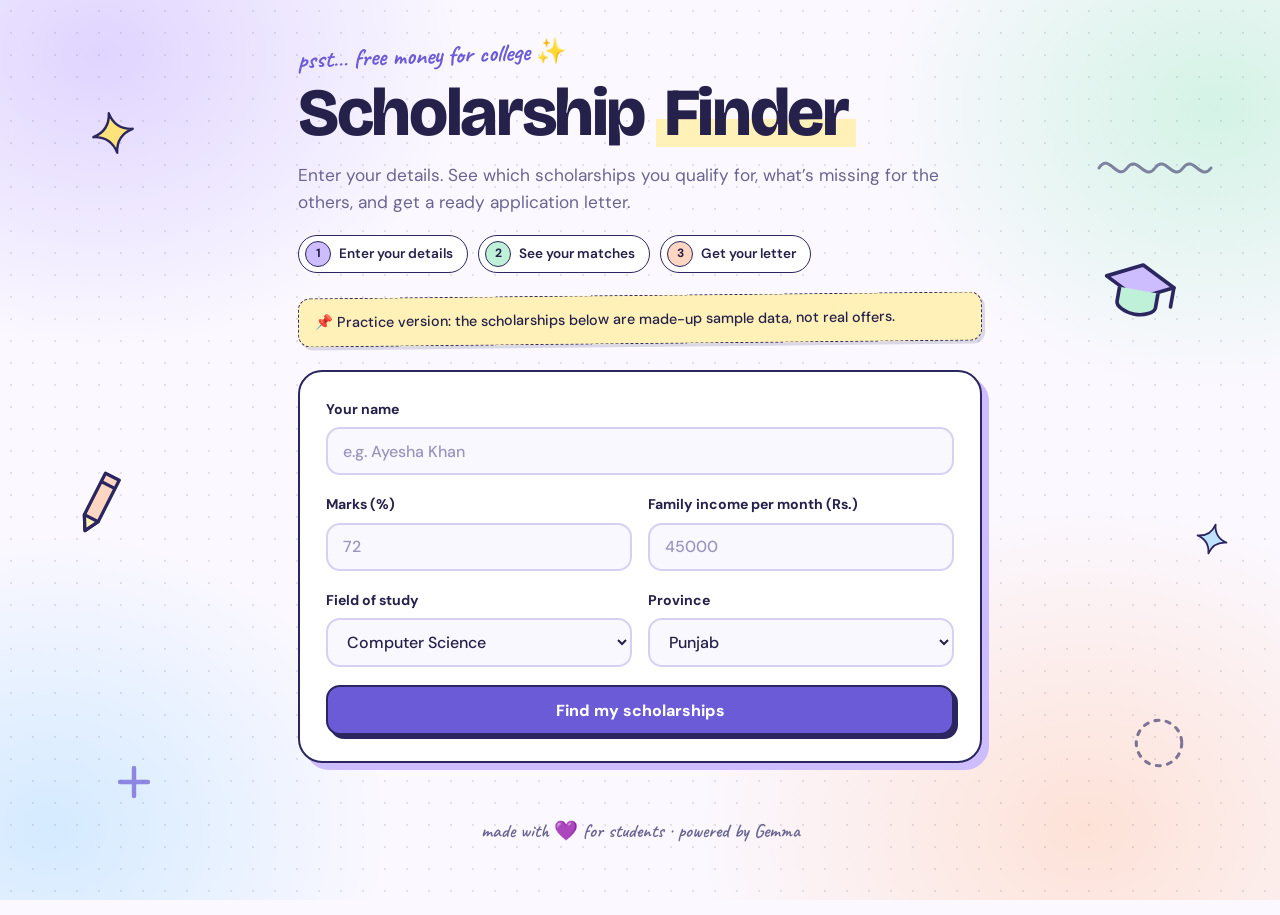
<file: index.html>
<!DOCTYPE html>
<html lang="en">
<head>
<meta charset="utf-8">
<meta name="viewport" content="width=device-width, initial-scale=1, viewport-fit=cover">
<title>Scholarship Finder</title>
<link rel="preconnect" href="https://fonts.googleapis.com">
<link href="https://fonts.googleapis.com/css2?family=Bricolage+Grotesque:wght@400;600;800&display=swap" rel="stylesheet">
<link rel="stylesheet" href="style.css">
</head>
<body>
<div class="doodles" aria-hidden="true">
<svg class="d1" viewBox="0 0 48 48"><path d="M24 3c2 12 9 19 21 21-12 2-19 9-21 21-2-12-9-19-21-21 12-2 19-9 21-21z" fill="#ffe27a" stroke="#2b2660" stroke-width="2.5" stroke-linejoin="round"/></svg>
<svg class="d2" viewBox="0 0 120 30"><path d="M3 18c10-16 18 14 28 0s18 14 28 0 18 14 28 0 18 14 28 0" fill="none" stroke="#2b2660" stroke-width="3" stroke-linecap="round"/></svg>
<svg class="d3" viewBox="0 0 64 64"><path d="M32 12L4 26l28 14 28-14z" fill="#cdbdff" stroke="#2b2660" stroke-width="3" stroke-linejoin="round"/><path d="M16 33v12c0 4 8 8 16 8s16-4 16-8V33" fill="#bff0d8" stroke="#2b2660" stroke-width="3" stroke-linejoin="round"/><path d="M60 26v16" stroke="#2b2660" stroke-width="3" stroke-linecap="round"/></svg>
<svg class="d4" viewBox="0 0 64 64"><path d="M12 52l4-14 30-30 10 10-30 30z" fill="#ffd6c2" stroke="#2b2660" stroke-width="3" stroke-linejoin="round"/><path d="M12 52l4-14 10 10z" fill="#fff1b8" stroke="#2b2660" stroke-width="3" stroke-linejoin="round"/><path d="M40 14l10 10" stroke="#2b2660" stroke-width="3"/></svg>
<svg class="d5" viewBox="0 0 60 60"><circle cx="30" cy="30" r="22" fill="none" stroke="#2b2660" stroke-width="3" stroke-dasharray="4 7" stroke-linecap="round"/></svg>
<svg class="d6" viewBox="0 0 60 60"><path d="M30 8v44M8 30h44" stroke="#6b5bd6" stroke-width="7" stroke-linecap="round"/></svg>
<svg class="d7" viewBox="0 0 48 48"><path d="M24 3c2 12 9 19 21 21-12 2-19 9-21 21-2-12-9-19-21-21 12-2 19-9 21-21z" fill="#bfe3ff" stroke="#2b2660" stroke-width="2.5" stroke-linejoin="round"/></svg>
</div>
<main>
<header>
<p class="kicker">psst… free money for college ✨</p>
<h1>Scholarship <span class="hl">Finder</span></h1>
<p class="sub">Enter your details. See which scholarships you qualify for, what’s missing for the others, and get a ready application letter.</p>
<ol class="steps"><li>Enter your details</li><li>See your matches</li><li>Get your letter</li></ol>
</header>
<div class="note">Practice version: the scholarships below are made-up sample data, not real offers.</div>

<form id="f">
<label>Your name<input id="name" required placeholder="e.g. Ayesha Khan"></label>
<div class="row">
<label>Marks (%)<input id="marks" type="number" min="0" max="100" required placeholder="72"></label>
<label>Family income per month (Rs.)<input id="inc" type="number" min="0" required placeholder="45000"></label>
</div>
<div class="row">
<label>Field of study<select id="field"><option>Computer Science</option><option>Engineering</option><option>Business</option><option>Medical</option><option>Science</option><option>Arts &amp; Humanities</option></select></label>
<label>Province<select id="prov"><option>Punjab</option><option>Sindh</option><option>Khyber Pakhtunkhwa</option><option>Balochistan</option><option>Islamabad</option><option>AJK / Gilgit-Baltistan</option></select></label>
</div>
<button type="submit">Find my scholarships</button>
</form>

<div id="out"></div>
</main>

<script>
// Paste your Gemma API key between the quotes below. Keep this file private; never upload it to GitHub.
var API_KEY="";
var MODEL="gemma-4-26b-a4b-it"; // if it stops working, change this name
var SCH=[
{n:"Merit Star Scholarship",min:80,inc:null,fields:null,prov:null,dl:"2026-11-30",amt:"Rs. 150,000 per year"},
{n:"Need-Based Education Fund",min:60,inc:50000,fields:null,prov:null,dl:"2026-11-20",amt:"Full tuition"},
{n:"STEM Future Scholars",min:65,inc:100000,fields:["Computer Science","Engineering","Science"],prov:null,dl:"2026-12-05",amt:"Rs. 120,000 per year"},
{n:"Business Leaders Award",min:70,inc:120000,fields:["Business"],prov:null,dl:"2026-12-10",amt:"Rs. 100,000 per year"},
{n:"Future Doctors Aid",min:75,inc:90000,fields:["Medical"],prov:null,dl:"2026-12-15",amt:"Rs. 180,000 per year"},
{n:"Punjab Merit and Need Grant",min:70,inc:80000,fields:null,prov:"Punjab",dl:"2026-11-25",amt:"Rs. 90,000 per year"},
{n:"Sindh Scholars Program",min:65,inc:75000,fields:null,prov:"Sindh",dl:"2026-12-01",amt:"Rs. 90,000 per year"},
{n:"Khyber Pakhtunkhwa Rising Fund",min:60,inc:70000,fields:null,prov:"Khyber Pakhtunkhwa",dl:"2026-11-28",amt:"Rs. 85,000 per year"},
{n:"Balochistan Talent Support",min:55,inc:60000,fields:null,prov:"Balochistan",dl:"2026-12-20",amt:"Rs. 95,000 per year"},
{n:"Open Access Grant",min:50,inc:30000,fields:null,prov:null,dl:"2026-11-18",amt:"Rs. 60,000 per year"}
];
function esc(s){return String(s).replace(/[&<>"]/g,function(c){return{"&":"&amp;","<":"&lt;",">":"&gt;",'"':"&quot;"}[c]})}
function days(d){var n=Math.ceil((new Date(d+"T23:59:59")-new Date())/86400000);return n<0?"Deadline passed":n+" days left"}
function check(s,u){
 var fails=[],hard=false;
 if(u.marks<s.min)fails.push("Needs "+s.min+"% marks (you have "+u.marks+"%, so "+(s.min-u.marks)+"% more)");
 if(s.inc&&u.inc>s.inc)fails.push("Family income must be under Rs. "+s.inc.toLocaleString()+" per month");
 if(s.fields&&s.fields.indexOf(u.field)<0){fails.push("Only for: "+s.fields.join(", "));hard=true}
 if(s.prov&&s.prov!==u.prov){fails.push("Only for students from "+s.prov);hard=true}
 var close=(u.marks>=s.min-10)&&(!s.inc||u.inc<=s.inc*1.3);
 return{fails:fails,status:fails.length===0?"match":(!hard&&close?"almost":"no")};
}
function reasons(s,u){
 var r=["Your marks ("+u.marks+"%) meet the minimum of "+s.min+"%"];
 if(s.inc)r.push("Your family income is within the limit of Rs. "+s.inc.toLocaleString()+" per month");
 if(s.fields)r.push("You study "+u.field);
 if(s.prov)r.push("You are from "+u.prov);
 return r;
}
function letter(s,u){
 return "Dear Scholarship Committee,\n\nI am writing to apply for the "+s.n+". I am a "+u.field+" student from "+u.prov+" with "+u.marks+"% marks in my most recent exam. My family’s monthly income is Rs. "+u.inc.toLocaleString()+", and this scholarship would help me continue my studies without interruption.\n\nI meet the requirements:\n- "+reasons(s,u).join("\n- ")+"\n\nI will provide all required documents on request. Thank you for considering my application.\n\nSincerely,\n"+u.name;
}
function docs(s){
 var d=["CNIC or B-Form copy","Latest transcript or result card","Family income certificate","Two passport-size photos"];
 if(s.prov)d.push("Domicile certificate ("+s.prov+")");
 return d;
}
var U=null;
function render(){
 var m=[],a=[];
 SCH.forEach(function(s,i){var c=check(s,U);if(c.status==="match")m.push([s,i,c]);else if(c.status==="almost")a.push([s,i,c])});
 var h="<h2>You qualify for "+m.length+"</h2>";
 if(!m.length)h+="<p class=\"empty\">No full matches yet. Check the “almost” list below.</p>";
 m.forEach(function(x){var s=x[0];
  h+="<div class=\"card\"><span class=\"tag\">You qualify</span><h3>"+esc(s.n)+"</h3><p class=\"meta\">"+esc(s.amt)+" · "+days(s.dl)+"</p><ul>"+reasons(s,U).map(function(r){return"<li>"+esc(r)+"</li>"}).join("")+"</ul>"+
  "<strong>Documents to prepare</strong><ul>"+docs(s).map(function(d){return"<li>"+esc(d)+"</li>"}).join("")+"</ul>"+
  "<button class=\"ghost\" data-i=\""+x[1]+"\">Write my application letter</button><div id=\"L"+x[1]+"\"></div></div>"});
 if(a.length){h+="<h2>Almost there</h2>";
  a.forEach(function(x){var s=x[0];
   h+="<div class=\"card almost\"><span class=\"tag\">Almost</span><h3>"+esc(s.n)+"</h3><p class=\"meta\">"+esc(s.amt)+" · "+days(s.dl)+"</p><ul>"+x[2].fails.map(function(r){return"<li>"+esc(r)+"</li>"}).join("")+"</ul></div>"})}
 var o=document.getElementById("out");o.innerHTML=h;
 o.scrollIntoView({behavior:"smooth"});
}
document.getElementById("f").addEventListener("submit",function(e){
 e.preventDefault();
 U={name:document.getElementById("name").value.trim(),marks:+document.getElementById("marks").value,inc:+document.getElementById("inc").value,field:document.getElementById("field").value,prov:document.getElementById("prov").value};
 render();
});
async function askGemma(s,u){
 var key=API_KEY;
 if(!key||key==="PASTE_YOUR_KEY_HERE")throw new Error("No API key in the code");
 var prompt="You are a friendly scholarship advisor helping a student in Pakistan. Student: name "+u.name+", "+u.marks+"% marks, field "+u.field+", province "+u.prov+", family income Rs. "+u.inc+" per month. Scholarship: "+s.n+" ("+s.amt+"). Write two parts. Part 1 starts with the line LETTER: then a formal, warm application letter of about 150 words signed with the student name. Part 2 starts with the line TIPS: then 3 short bullet tips in very simple English about why the student qualifies and how to make the application stronger. No other text.";
 var r=await fetch("https://generativelanguage.googleapis.com/v1beta/models/"+MODEL+":generateContent?key="+encodeURIComponent(key),{signal:AbortSignal.timeout(15000),method:"POST",headers:{"Content-Type":"application/json"},body:JSON.stringify({contents:[{parts:[{text:prompt}]}]})});
 var d=await r.json();
 if(!r.ok)throw new Error((d.error&&d.error.message)||"API error");
 return d.candidates[0].content.parts.filter(function(p){return !p.thought}).map(function(p){return p.text||""}).join("");
}
document.getElementById("out").addEventListener("click",async function(e){
 var b=e.target.closest("button[data-i]");if(!b)return;
 var i=+b.getAttribute("data-i"),box=document.getElementById("L"+i),letterText,tips="",src;
 b.style.display="none";
 box.innerHTML="<p class=\"src\">Gemma is writing your letter…</p>";
 try{
  var out=await askGemma(SCH[i],U),k=out.search(/TIPS:/i);
  letterText=(k>=0?out.slice(0,k):out).replace(/^\s*LETTER:\s*/i,"").trim();
  if(k>=0)tips=out.slice(k).replace(/^TIPS:\s*/i,"").trim();
  if(!letterText)throw new Error("Empty reply");
  src="";
 }catch(err){
  letterText=letter(SCH[i],U);
  src="This public demo uses a template letter. The AI-written version works when run with an API key.";
 }
 box.innerHTML="<div class=\"letter\">"+esc(letterText)+"</div>"+(tips?"<div class=\"tips\"><strong>Tips</strong>\n"+esc(tips)+"</div>":"")+"<p class=\"src\">"+esc(src)+"</p><p><button class=\"ghost\" data-c=\""+i+"\">Copy letter</button></p>";
});
document.getElementById("out").addEventListener("click",function(e){
 var b=e.target.closest("button[data-c]");if(!b)return;
 var t=document.getElementById("L"+b.getAttribute("data-c")).querySelector(".letter").textContent;
 try{navigator.clipboard.writeText(t).then(function(){b.textContent="Copied"},function(){b.textContent="Select the text to copy"})}catch(x){b.textContent="Select the text to copy"}
});
</script>
</body>
</html>
</file>
<file: style.css>
@import url("https://fonts.googleapis.com/css2?family=Bricolage+Grotesque:opsz,wght@12..96,600..800&family=Caveat:wght@600;700&family=DM+Sans:wght@400;500;600;700&display=swap");

/* ===== PASTEL THEME: change colors here ===== */
:root {
  --bg: #fbf8ff;
  --ink: #25214a;
  --muted: #6a6590;
  --line: #2b2660;
  --lilac: #cdbdff;
  --mint: #bff0d8;
  --peach: #ffd6c2;
  --butter: #fff1b8;
  --sky: #bfe3ff;
  --brand: #6b5bd6;
  --brand-dark: #5646c0;
  --body: "DM Sans", system-ui, -apple-system, "Segoe UI", sans-serif;
  --display: "Bricolage Grotesque", "DM Sans", system-ui, sans-serif;
  --hand: "Caveat", "Comic Sans MS", cursive;
  color-scheme: light;
}

* { box-sizing: border-box; }
html { scroll-behavior: smooth; }
::selection { background: var(--butter); }

/* ===== Background ===== */
body {
  margin: 0;
  min-height: 100vh;
  font-family: var(--body);
  color: var(--ink);
  line-height: 1.6;
  -webkit-font-smoothing: antialiased;
  background:
    radial-gradient(520px 420px at 8% 6%, rgba(205, 189, 255, .6), transparent 70%),
    radial-gradient(480px 400px at 95% 12%, rgba(191, 240, 216, .65), transparent 70%),
    radial-gradient(560px 460px at 85% 92%, rgba(255, 214, 194, .65), transparent 70%),
    radial-gradient(480px 420px at 4% 92%, rgba(191, 227, 255, .65), transparent 70%),
    var(--bg);
  background-attachment: fixed;
}

body::before {
  content: "";
  position: fixed;
  inset: 0;
  z-index: 0;
  pointer-events: none;
  background-image: radial-gradient(rgba(37, 33, 74, .11) 1.2px, transparent 1.5px);
  background-size: 22px 22px;
}

/* ===== Doodles ===== */
.doodles { position: fixed; inset: 0; z-index: 0; pointer-events: none; overflow: hidden; }
.doodles svg { position: absolute; display: block; }
.d1 { width: 46px; left: 7%;  top: 110px; transform: rotate(-12deg); }
.d2 { width: 120px; right: 5%; top: 150px; opacity: .55; }
.d3 { width: 78px; right: 8%; top: 250px; transform: rotate(10deg); }
.d4 { width: 70px; left: 5%;  top: 52%; transform: rotate(-18deg); }
.d5 { width: 62px; right: 7%; bottom: 14%; opacity: .6; }
.d6 { width: 38px; left: 9%;  bottom: 11%; opacity: .7; }
.d7 { width: 34px; right: 4%; top: 58%; transform: rotate(14deg); }

main { position: relative; z-index: 1; max-width: 720px; margin: 0 auto; padding: 44px 18px 72px; }

/* ===== Hero ===== */
.kicker {
  margin: 0 0 4px;
  color: var(--brand);
  font: 700 1.55rem var(--hand);
  transform: rotate(-2deg);
  transform-origin: left;
}

h1 {
  margin: 0 0 14px;
  font-family: var(--display);
  font-size: clamp(2.5rem, 10vw, 4.2rem);
  font-weight: 800;
  line-height: 1.02;
  letter-spacing: -0.035em;
}

.hl { padding: 0 .12em; background: linear-gradient(transparent 58%, var(--butter) 58%, var(--butter) 92%, transparent 92%); }

.sub { max-width: 54ch; margin: 0 0 18px; color: var(--muted); font-size: 1.08rem; }

.steps { display: flex; flex-wrap: wrap; gap: 10px; margin: 0 0 22px; padding: 0; list-style: none; counter-reset: s; }
.steps li {
  counter-increment: s;
  display: inline-flex;
  align-items: center;
  gap: 8px;
  padding: 5px 14px 5px 6px;
  background: #fff;
  border: 1.5px solid var(--line);
  border-radius: 99px;
  font-size: .85rem;
  font-weight: 600;
}
.steps li::before {
  content: counter(s);
  display: grid;
  place-items: center;
  width: 24px;
  height: 24px;
  border: 1.5px solid var(--line);
  border-radius: 50%;
  background: var(--lilac);
  font-size: .75rem;
  font-weight: 800;
}
.steps li:nth-child(2)::before { background: var(--mint); }
.steps li:nth-child(3)::before { background: var(--peach); }

.note {
  margin: 0 0 26px;
  padding: 12px 16px;
  background: var(--butter);
  border: 1.5px dashed var(--line);
  border-radius: 12px;
  box-shadow: 3px 3px 0 rgba(37, 33, 74, .15);
  font-size: .9rem;
  font-weight: 500;
  transform: rotate(-.6deg);
}
.note::before { content: "📌 "; }

/* ===== Form ===== */
form {
  display: grid;
  gap: 18px;
  padding: 26px;
  background: #fff;
  border: 2px solid var(--line);
  border-radius: 24px;
  box-shadow: 7px 7px 0 var(--lilac);
}

label { display: grid; gap: 7px; font-size: .88rem; font-weight: 700; }

input,
select {
  width: 100%;
  min-height: 48px;
  padding: 11px 15px;
  border: 2px solid #d8d0f3;
  border-radius: 14px;
  background: #faf8ff;
  color: var(--ink);
  font: 500 1rem var(--body);
  transition: border-color .15s, box-shadow .15s, background .15s;
}

input::placeholder { color: #9a95bd; }
input:hover, select:hover { border-color: var(--lilac); }

input:focus,
select:focus {
  outline: none;
  border-color: var(--brand);
  background: #fff;
  box-shadow: 0 0 0 4px rgba(107, 91, 214, .18);
}

.row { display: grid; grid-template-columns: 1fr 1fr; gap: 16px; }

/* ===== Buttons (sticker style) ===== */
button {
  min-height: 50px;
  padding: 12px 22px;
  border: 2px solid var(--line);
  border-radius: 14px;
  background: var(--brand);
  color: #fff;
  font: 800 1rem var(--body);
  cursor: pointer;
  box-shadow: 4px 4px 0 var(--line);
  transition: transform .1s, box-shadow .1s, background .15s;
}

button:hover { background: var(--brand-dark); transform: translate(-1px, -1px); box-shadow: 6px 6px 0 var(--line); }
button:active { transform: translate(4px, 4px); box-shadow: 0 0 0 var(--line); }
button:focus-visible { outline: 3px solid var(--butter); outline-offset: 3px; }

button.ghost {
  min-height: 42px;
  padding: 8px 18px;
  background: #fff;
  color: var(--brand-dark);
  font-size: .92rem;
  box-shadow: 3px 3px 0 var(--mint);
}
button.ghost:hover { background: #f4f0ff; box-shadow: 5px 5px 0 var(--mint); }

/* ===== Results ===== */
h2 {
  display: flex;
  align-items: center;
  gap: 12px;
  margin: 46px 0 20px;
  font-family: var(--display);
  font-size: 1.65rem;
  font-weight: 800;
  letter-spacing: -0.02em;
}
h2::before { content: "✦"; color: var(--brand); font-size: .7em; }
h2::after {
  content: "";
  flex: 1;
  height: 12px;
  background: url("data:image/svg+xml,%3Csvg xmlns='http://www.w3.org/2000/svg' width='24' height='12'%3E%3Cpath d='M0 6q6-8 12 0t12 0' fill='none' stroke='%2325214a' stroke-opacity='.35' stroke-width='2' stroke-linecap='round'/%3E%3C/svg%3E") repeat-x center;
}

.card {
  margin-bottom: 22px;
  padding: 22px;
  background: #fff;
  border: 2px solid var(--line);
  border-radius: 22px;
  box-shadow: 6px 6px 0 var(--mint);
  animation: pop .4s ease both;
  transition: transform .15s, box-shadow .15s;
}
.card:hover { transform: translate(-2px, -2px); box-shadow: 8px 8px 0 var(--mint); }
.card.almost { box-shadow: 6px 6px 0 var(--peach); }
.card.almost:hover { box-shadow: 8px 8px 0 var(--peach); }

@keyframes pop { from { opacity: 0; transform: translateY(12px) scale(.98); } to { opacity: 1; transform: none; } }

.card h3 { margin: 12px 0 2px; font-family: var(--display); font-size: 1.35rem; font-weight: 800; letter-spacing: -0.01em; }
.meta { margin: 0 0 14px; color: var(--muted); font-size: .9rem; font-weight: 500; }

.tag {
  display: inline-block;
  padding: 4px 12px;
  background: var(--mint);
  border: 1.5px solid var(--line);
  border-radius: 99px;
  font-size: .74rem;
  font-weight: 800;
  letter-spacing: .04em;
  text-transform: uppercase;
}
.tag::before { content: "🎉 "; }
.almost .tag { background: var(--butter); }
.almost .tag::before { content: "⚡ "; }

.card ul { margin: 10px 0 16px; padding: 0; list-style: none; }
.card li { position: relative; margin-bottom: 8px; padding-left: 32px; font-size: .95rem; }
.card li::before {
  content: "✓";
  position: absolute;
  left: 0;
  top: 1px;
  display: grid;
  place-items: center;
  width: 21px;
  height: 21px;
  border: 1.5px solid var(--line);
  border-radius: 50%;
  background: var(--mint);
  font-size: .72rem;
  font-weight: 800;
}
.card.almost li::before { content: "!"; background: var(--butter); }
.card strong + ul li::before { content: ""; border-radius: 6px; background: #fff; }
.card strong { color: var(--muted); font-size: .76rem; letter-spacing: .08em; text-transform: uppercase; }
.empty { color: var(--muted); }

/* ===== Letter (notebook paper) ===== */
.letter {
  margin-top: 16px;
  padding: 24px 22px 24px 26px;
  background-color: #fffef9;
  background-image: repeating-linear-gradient(transparent, transparent 29px, rgba(107, 91, 214, .15) 30px);
  border: 2px solid var(--line);
  border-left: 5px solid #ffb3c9;
  border-radius: 8px 18px 18px 8px;
  box-shadow: 5px 5px 0 var(--sky);
  font-family: Georgia, "Times New Roman", serif;
  font-size: 1rem;
  line-height: 30px;
  white-space: pre-wrap;
}
.letter::before {
  content: "✉  APPLICATION LETTER";
  display: block;
  margin-bottom: 10px;
  color: var(--brand);
  font: 800 .7rem var(--body);
  letter-spacing: .14em;
}

.tips {
  margin-top: 16px;
  padding: 14px 18px;
  background: #f1ecff;
  border: 2px dashed var(--lilac);
  border-radius: 16px;
  font-size: .93rem;
  white-space: pre-wrap;
}
.tips strong { display: block; margin-bottom: 4px; color: var(--brand-dark); font-size: .8rem; }
.tips strong::before { content: "✨ "; }
.src { margin: 12px 0 0; color: var(--muted); font-size: .8rem; }

main::after {
  content: "made with 💜 for students · powered by Gemma";
  display: block;
  margin-top: 56px;
  color: var(--muted);
  font: 600 1.2rem var(--hand);
  text-align: center;
}

/* ===== Small screens ===== */
@media (max-width: 900px) { .d3, .d4, .d7 { display: none; } .doodles { opacity: .6; } }
@media (max-width: 520px) {
  main { padding: 28px 14px 56px; }
  form { padding: 18px; }
  .row { grid-template-columns: 1fr; }
  .card { padding: 18px; }
  .d2, .d5 { display: none; }
}
@media (prefers-reduced-motion: reduce) { * { transition: none !important; animation: none !important; scroll-behavior: auto !important; } }
</file>
<file: genz.css>
@import url("https://fonts.googleapis.com/css2?family=Bricolage+Grotesque:opsz,wght@12..96,600..800&family=Caveat:wght@600;700&family=DM+Sans:wght@400;500;600;700&display=swap");

/* ===== PASTEL THEME: change colors here ===== */
:root {
  --bg: #fbf8ff;
  --ink: #25214a;
  --muted: #6a6590;
  --line: #2b2660;
  --lilac: #cdbdff;
  --mint: #bff0d8;
  --peach: #ffd6c2;
  --butter: #fff1b8;
  --sky: #bfe3ff;
  --brand: #6b5bd6;
  --brand-dark: #5646c0;
  --body: "DM Sans", system-ui, -apple-system, "Segoe UI", sans-serif;
  --display: "Bricolage Grotesque", "DM Sans", system-ui, sans-serif;
  --hand: "Caveat", "Comic Sans MS", cursive;
  color-scheme: light;
}

* { box-sizing: border-box; }
html { scroll-behavior: smooth; }
::selection { background: var(--butter); }

/* ===== Background ===== */
body {
  margin: 0;
  min-height: 100vh;
  font-family: var(--body);
  color: var(--ink);
  line-height: 1.6;
  -webkit-font-smoothing: antialiased;
  background:
    radial-gradient(520px 420px at 8% 6%, rgba(205, 189, 255, .6), transparent 70%),
    radial-gradient(480px 400px at 95% 12%, rgba(191, 240, 216, .65), transparent 70%),
    radial-gradient(560px 460px at 85% 92%, rgba(255, 214, 194, .65), transparent 70%),
    radial-gradient(480px 420px at 4% 92%, rgba(191, 227, 255, .65), transparent 70%),
    var(--bg);
  background-attachment: fixed;
}

body::before {
  content: "";
  position: fixed;
  inset: 0;
  z-index: 0;
  pointer-events: none;
  background-image: radial-gradient(rgba(37, 33, 74, .11) 1.2px, transparent 1.5px);
  background-size: 22px 22px;
}

/* ===== Doodles ===== */
.doodles { position: fixed; inset: 0; z-index: 0; pointer-events: none; overflow: hidden; }
.doodles svg { position: absolute; display: block; }
.d1 { width: 46px; left: 7%;  top: 110px; transform: rotate(-12deg); }
.d2 { width: 120px; right: 5%; top: 150px; opacity: .55; }
.d3 { width: 78px; right: 8%; top: 250px; transform: rotate(10deg); }
.d4 { width: 70px; left: 5%;  top: 52%; transform: rotate(-18deg); }
.d5 { width: 62px; right: 7%; bottom: 14%; opacity: .6; }
.d6 { width: 38px; left: 9%;  bottom: 11%; opacity: .7; }
.d7 { width: 34px; right: 4%; top: 58%; transform: rotate(14deg); }

main { position: relative; z-index: 1; max-width: 720px; margin: 0 auto; padding: 44px 18px 72px; }

/* ===== Hero ===== */
.kicker {
  margin: 0 0 4px;
  color: var(--brand);
  font: 700 1.55rem var(--hand);
  transform: rotate(-2deg);
  transform-origin: left;
}

h1 {
  margin: 0 0 14px;
  font-family: var(--display);
  font-size: clamp(2.5rem, 10vw, 4.2rem);
  font-weight: 800;
  line-height: 1.02;
  letter-spacing: -0.035em;
}

.hl { padding: 0 .12em; background: linear-gradient(transparent 58%, var(--butter) 58%, var(--butter) 92%, transparent 92%); }

.sub { max-width: 54ch; margin: 0 0 18px; color: var(--muted); font-size: 1.08rem; }

.steps { display: flex; flex-wrap: wrap; gap: 10px; margin: 0 0 22px; padding: 0; list-style: none; counter-reset: s; }
.steps li {
  counter-increment: s;
  display: inline-flex;
  align-items: center;
  gap: 8px;
  padding: 5px 14px 5px 6px;
  background: #fff;
  border: 1.5px solid var(--line);
  border-radius: 99px;
  font-size: .85rem;
  font-weight: 600;
}
.steps li::before {
  content: counter(s);
  display: grid;
  place-items: center;
  width: 24px;
  height: 24px;
  border: 1.5px solid var(--line);
  border-radius: 50%;
  background: var(--lilac);
  font-size: .75rem;
  font-weight: 800;
}
.steps li:nth-child(2)::before { background: var(--mint); }
.steps li:nth-child(3)::before { background: var(--peach); }

.note {
  margin: 0 0 26px;
  padding: 12px 16px;
  background: var(--butter);
  border: 1.5px dashed var(--line);
  border-radius: 12px;
  box-shadow: 3px 3px 0 rgba(37, 33, 74, .15);
  font-size: .9rem;
  font-weight: 500;
  transform: rotate(-.6deg);
}
.note::before { content: "📌 "; }

/* ===== Form ===== */
form {
  display: grid;
  gap: 18px;
  padding: 26px;
  background: #fff;
  border: 2px solid var(--line);
  border-radius: 24px;
  box-shadow: 7px 7px 0 var(--lilac);
}

label { display: grid; gap: 7px; font-size: .88rem; font-weight: 700; }

input,
select {
  width: 100%;
  min-height: 48px;
  padding: 11px 15px;
  border: 2px solid #d8d0f3;
  border-radius: 14px;
  background: #faf8ff;
  color: var(--ink);
  font: 500 1rem var(--body);
  transition: border-color .15s, box-shadow .15s, background .15s;
}

input::placeholder { color: #9a95bd; }
input:hover, select:hover { border-color: var(--lilac); }

input:focus,
select:focus {
  outline: none;
  border-color: var(--brand);
  background: #fff;
  box-shadow: 0 0 0 4px rgba(107, 91, 214, .18);
}

.row { display: grid; grid-template-columns: 1fr 1fr; gap: 16px; }

/* ===== Buttons (sticker style) ===== */
button {
  min-height: 50px;
  padding: 12px 22px;
  border: 2px solid var(--line);
  border-radius: 14px;
  background: var(--brand);
  color: #fff;
  font: 800 1rem var(--body);
  cursor: pointer;
  box-shadow: 4px 4px 0 var(--line);
  transition: transform .1s, box-shadow .1s, background .15s;
}

button:hover { background: var(--brand-dark); transform: translate(-1px, -1px); box-shadow: 6px 6px 0 var(--line); }
button:active { transform: translate(4px, 4px); box-shadow: 0 0 0 var(--line); }
button:focus-visible { outline: 3px solid var(--butter); outline-offset: 3px; }

button.ghost {
  min-height: 42px;
  padding: 8px 18px;
  background: #fff;
  color: var(--brand-dark);
  font-size: .92rem;
  box-shadow: 3px 3px 0 var(--mint);
}
button.ghost:hover { background: #f4f0ff; box-shadow: 5px 5px 0 var(--mint); }

/* ===== Results ===== */
h2 {
  display: flex;
  align-items: center;
  gap: 12px;
  margin: 46px 0 20px;
  font-family: var(--display);
  font-size: 1.65rem;
  font-weight: 800;
  letter-spacing: -0.02em;
}
h2::before { content: "✦"; color: var(--brand); font-size: .7em; }
h2::after {
  content: "";
  flex: 1;
  height: 12px;
  background: url("data:image/svg+xml,%3Csvg xmlns='http://www.w3.org/2000/svg' width='24' height='12'%3E%3Cpath d='M0 6q6-8 12 0t12 0' fill='none' stroke='%2325214a' stroke-opacity='.35' stroke-width='2' stroke-linecap='round'/%3E%3C/svg%3E") repeat-x center;
}

.card {
  margin-bottom: 22px;
  padding: 22px;
  background: #fff;
  border: 2px solid var(--line);
  border-radius: 22px;
  box-shadow: 6px 6px 0 var(--mint);
  animation: pop .4s ease both;
  transition: transform .15s, box-shadow .15s;
}
.card:hover { transform: translate(-2px, -2px); box-shadow: 8px 8px 0 var(--mint); }
.card.almost { box-shadow: 6px 6px 0 var(--peach); }
.card.almost:hover { box-shadow: 8px 8px 0 var(--peach); }

@keyframes pop { from { opacity: 0; transform: translateY(12px) scale(.98); } to { opacity: 1; transform: none; } }

.card h3 { margin: 12px 0 2px; font-family: var(--display); font-size: 1.35rem; font-weight: 800; letter-spacing: -0.01em; }
.meta { margin: 0 0 14px; color: var(--muted); font-size: .9rem; font-weight: 500; }

.tag {
  display: inline-block;
  padding: 4px 12px;
  background: var(--mint);
  border: 1.5px solid var(--line);
  border-radius: 99px;
  font-size: .74rem;
  font-weight: 800;
  letter-spacing: .04em;
  text-transform: uppercase;
}
.tag::before { content: "🎉 "; }
.almost .tag { background: var(--butter); }
.almost .tag::before { content: "⚡ "; }

.card ul { margin: 10px 0 16px; padding: 0; list-style: none; }
.card li { position: relative; margin-bottom: 8px; padding-left: 32px; font-size: .95rem; }
.card li::before {
  content: "✓";
  position: absolute;
  left: 0;
  top: 1px;
  display: grid;
  place-items: center;
  width: 21px;
  height: 21px;
  border: 1.5px solid var(--line);
  border-radius: 50%;
  background: var(--mint);
  font-size: .72rem;
  font-weight: 800;
}
.card.almost li::before { content: "!"; background: var(--butter); }
.card strong + ul li::before { content: ""; border-radius: 6px; background: #fff; }
.card strong { color: var(--muted); font-size: .76rem; letter-spacing: .08em; text-transform: uppercase; }
.empty { color: var(--muted); }

/* ===== Letter (notebook paper) ===== */
.letter {
  margin-top: 16px;
  padding: 24px 22px 24px 26px;
  background-color: #fffef9;
  background-image: repeating-linear-gradient(transparent, transparent 29px, rgba(107, 91, 214, .15) 30px);
  border: 2px solid var(--line);
  border-left: 5px solid #ffb3c9;
  border-radius: 8px 18px 18px 8px;
  box-shadow: 5px 5px 0 var(--sky);
  font-family: Georgia, "Times New Roman", serif;
  font-size: 1rem;
  line-height: 30px;
  white-space: pre-wrap;
}
.letter::before {
  content: "✉  APPLICATION LETTER";
  display: block;
  margin-bottom: 10px;
  color: var(--brand);
  font: 800 .7rem var(--body);
  letter-spacing: .14em;
}

.tips {
  margin-top: 16px;
  padding: 14px 18px;
  background: #f1ecff;
  border: 2px dashed var(--lilac);
  border-radius: 16px;
  font-size: .93rem;
  white-space: pre-wrap;
}
.tips strong { display: block; margin-bottom: 4px; color: var(--brand-dark); font-size: .8rem; }
.tips strong::before { content: "✨ "; }
.src { margin: 12px 0 0; color: var(--muted); font-size: .8rem; }

main::after {
  content: "made with 💜 for students · powered by Gemma";
  display: block;
  margin-top: 56px;
  color: var(--muted);
  font: 600 1.2rem var(--hand);
  text-align: center;
}

/* ===== Small screens ===== */
@media (max-width: 900px) { .d3, .d4, .d7 { display: none; } .doodles { opacity: .6; } }
@media (max-width: 520px) {
  main { padding: 28px 14px 56px; }
  form { padding: 18px; }
  .row { grid-template-columns: 1fr; }
  .card { padding: 18px; }
  .d2, .d5 { display: none; }
}
@media (prefers-reduced-motion: reduce) { * { transition: none !important; animation: none !important; scroll-behavior: auto !important; } }
</file>
